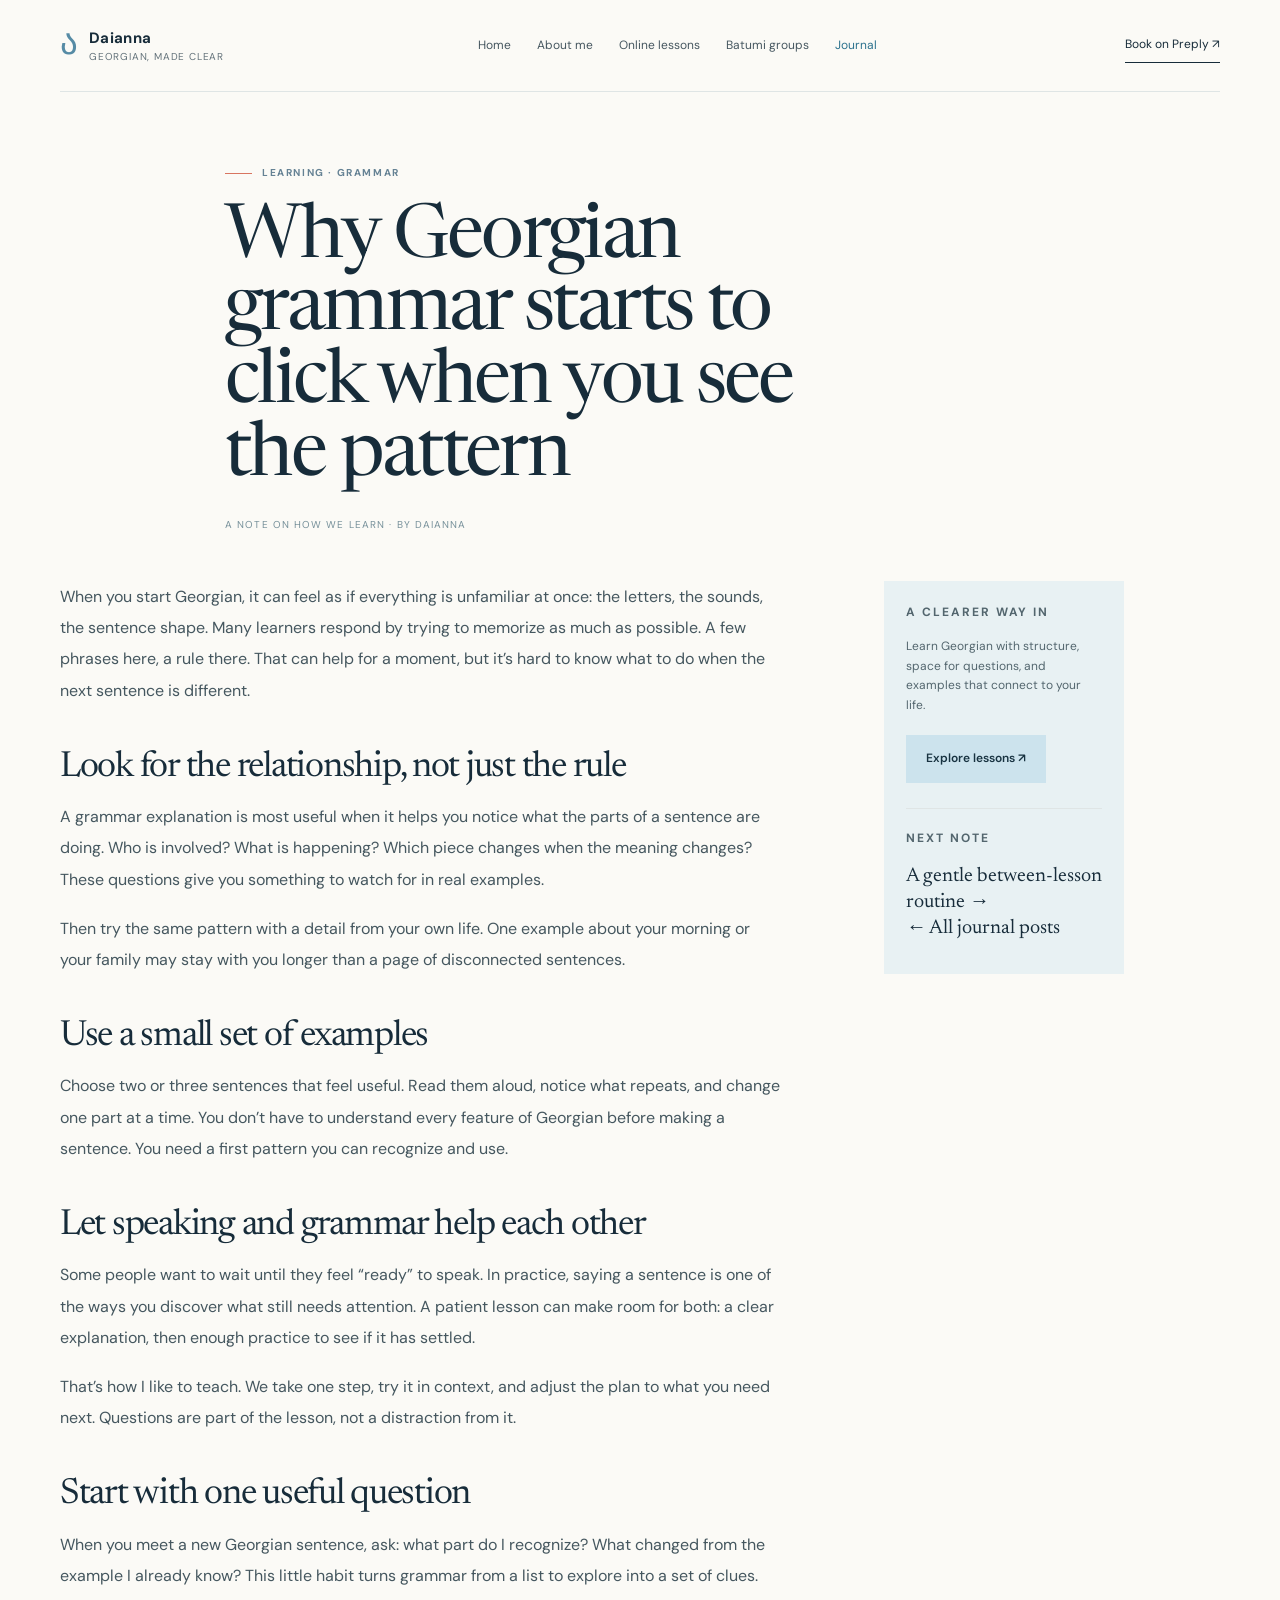
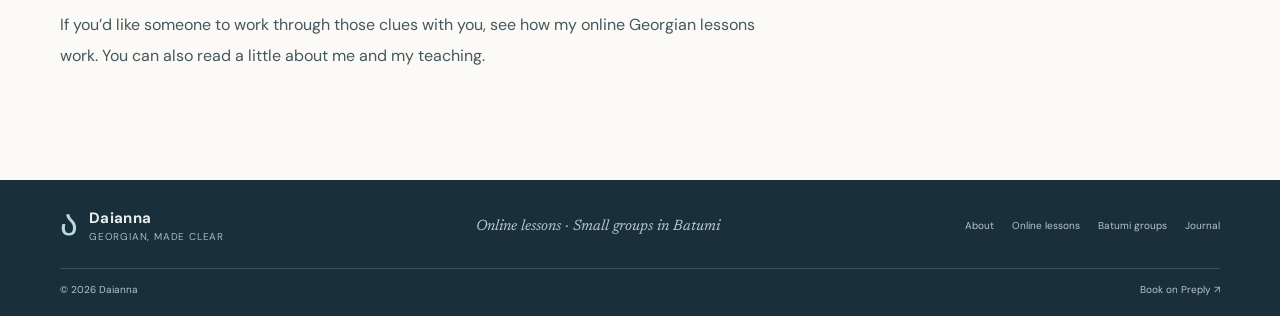
<file: blog-georgian-grammar.html>
<!doctype html><html lang="en"><head><meta charset="utf-8"><meta name="viewport" content="width=device-width,initial-scale=1"><title>Why Georgian Grammar Clicks When You See the Pattern | Daianna</title><meta name="description" content="Georgian grammar feels less overwhelming when you understand sentence patterns and use them in context. A native Georgian teacher shares a more practical way to learn."><meta name="robots" content="index, follow, max-image-preview:large"><link rel="canonical" href="https://daiannagh.github.io/learngeorgian/blog-georgian-grammar.html"><meta property="og:title" content="Why Georgian Grammar Starts to Click When You See the Pattern"><meta property="og:description" content="A calmer, more connected way to approach Georgian grammar."><link rel="preconnect" href="https://fonts.googleapis.com"><link rel="preconnect" href="https://fonts.gstatic.com" crossorigin><link href="https://fonts.googleapis.com/css2?family=DM+Sans:wght@400;500;600;700&family=Newsreader:opsz,wght@6..72,400;6..72,500;6..72,600&display=swap" rel="stylesheet"><link rel="stylesheet" href="styles.css"><script type="application/ld+json">{"@context":"https://schema.org","@type":"Article","headline":"Why Georgian grammar starts to click when you see the pattern","author":{"@type":"Person","name":"Daianna"},"publisher":{"@type":"Person","name":"Daianna"},"mainEntityOfPage":"https://daiannagh.github.io/learngeorgian/blog-georgian-grammar.html","inLanguage":"en"}</script></head><body>
<header class="site-header page-width"><a class="wordmark" href="index.html"><span class="wordmark-ka">ა</span><span class="wordmark-copy"><strong>Daianna</strong><small>Georgian, made clear</small></span></a><nav class="desktop-nav"><a href="index.html">Home</a><a href="about.html">About me</a><a href="online-lessons.html">Online lessons</a><a href="batumi-groups.html">Batumi groups</a><a href="blog.html" aria-current="page">Journal</a></nav><a class="header-link" href="https://preply.com/en/tutor/3005784" target="_blank" rel="noopener">Book on Preply ↗</a><details class="mobile-menu"><summary>Menu ☰</summary><nav><a href="index.html">Home</a><a href="about.html">About me</a><a href="online-lessons.html">Online lessons</a><a href="batumi-groups.html">Batumi groups</a><a href="blog.html">Journal</a></nav></details></header>
<main><header class="article-hero page-width"><p class="eyebrow"><span class="eyebrow-line"></span> LEARNING · GRAMMAR</p><h1>Why Georgian grammar starts to click when you see the pattern</h1><p class="article-meta">A NOTE ON HOW WE LEARN · BY DAIANNA</p></header><div class="article-layout page-width"><article class="article-body"><p>When you start Georgian, it can feel as if everything is unfamiliar at once: the letters, the sounds, the sentence shape. Many learners respond by trying to memorize as much as possible. A few phrases here, a rule there. That can help for a moment, but it’s hard to know what to do when the next sentence is different.</p><h2>Look for the relationship, not just the rule</h2><p>A grammar explanation is most useful when it helps you notice what the parts of a sentence are doing. Who is involved? What is happening? Which piece changes when the meaning changes? These questions give you something to watch for in real examples.</p><p>Then try the same pattern with a detail from your own life. One example about your morning or your family may stay with you longer than a page of disconnected sentences.</p><h2>Use a small set of examples</h2><p>Choose two or three sentences that feel useful. Read them aloud, notice what repeats, and change one part at a time. You don’t have to understand every feature of Georgian before making a sentence. You need a first pattern you can recognize and use.</p><h2>Let speaking and grammar help each other</h2><p>Some people want to wait until they feel “ready” to speak. In practice, saying a sentence is one of the ways you discover what still needs attention. A patient lesson can make room for both: a clear explanation, then enough practice to see if it has settled.</p><p>That’s how I like to teach. We take one step, try it in context, and adjust the plan to what you need next. Questions are part of the lesson, not a distraction from it.</p><h2>Start with one useful question</h2><p>When you meet a new Georgian sentence, ask: what part do I recognize? What changed from the example I already know? This little habit turns grammar from a list to explore into a set of clues.</p><p>If you’d like someone to work through those clues with you, <a href="online-lessons.html">see how my online Georgian lessons work</a>. You can also <a href="about.html">read a little about me and my teaching</a>.</p></article><aside class="article-aside"><p class="eyebrow">A CLEARER WAY IN</p><p>Learn Georgian with structure, space for questions, and examples that connect to your life.</p><a class="button button-blue" href="https://preply.com/en/tutor/3005784" target="_blank" rel="noopener">Explore lessons ↗</a><div class="article-next"><p class="eyebrow">NEXT NOTE</p><a href="blog-practise-georgian.html">A gentle between-lesson routine →</a><p><a href="blog.html">← All journal posts</a></p></div></aside></div></main><footer class="site-footer"><div class="page-width footer-top"><a class="wordmark wordmark-footer" href="index.html"><span class="wordmark-ka">ა</span><span class="wordmark-copy"><strong>Daianna</strong><small>Georgian, made clear</small></span></a><p>Online lessons · Small groups in Batumi</p><nav><a href="about.html">About</a><a href="online-lessons.html">Online lessons</a><a href="batumi-groups.html">Batumi groups</a><a href="blog.html">Journal</a></nav></div><div class="page-width footer-bottom"><span>© 2026 Daianna</span><a href="https://preply.com/en/tutor/3005784">Book on Preply ↗</a></div></footer></body></html>
</file>
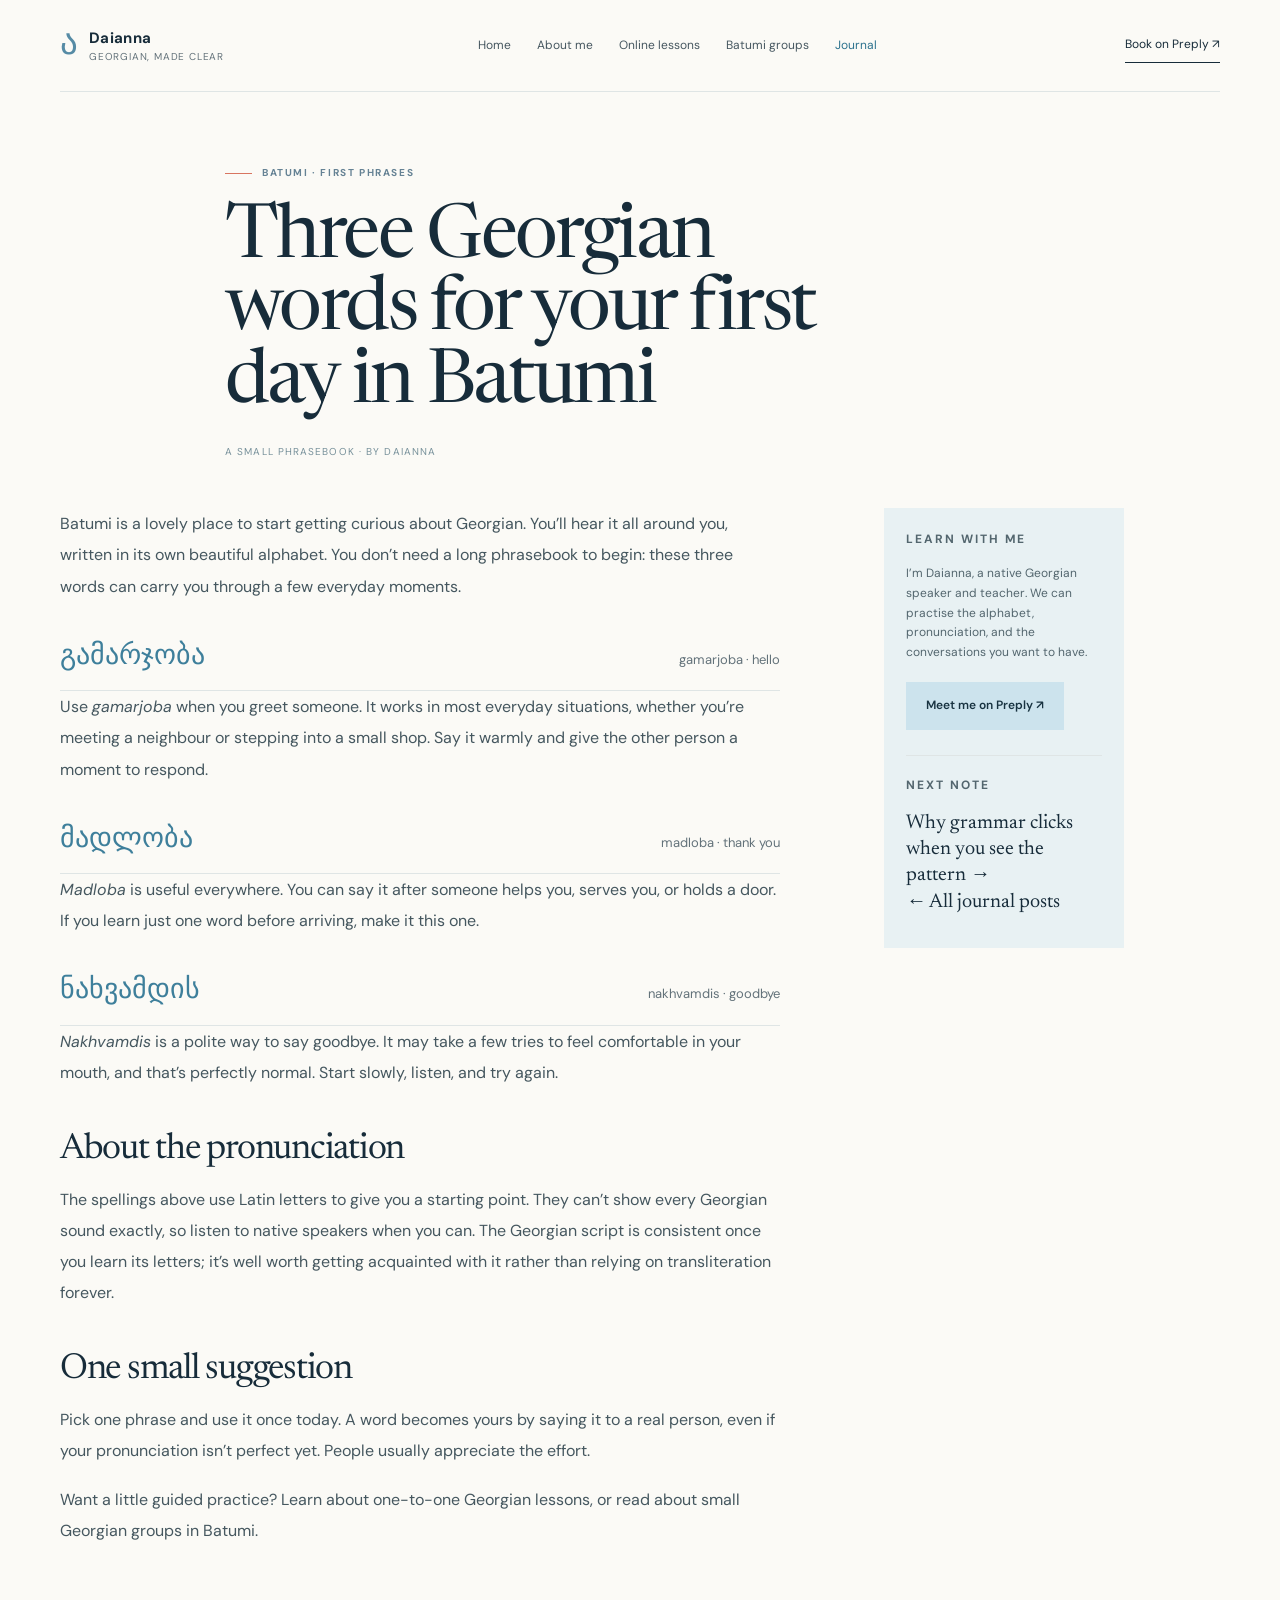
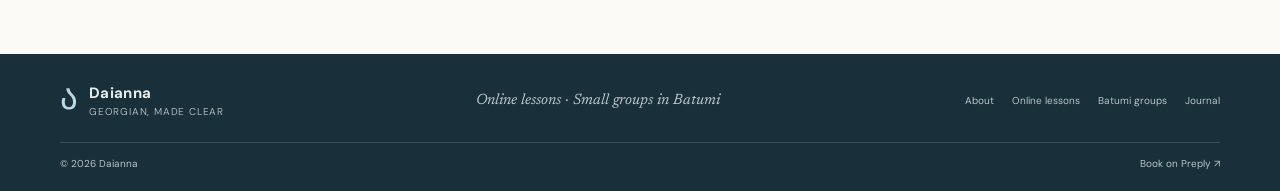
<file: blog-georgian-in-batumi.html>
<!doctype html><html lang="en"><head><meta charset="utf-8"><meta name="viewport" content="width=device-width,initial-scale=1"><title>Three Georgian Words for Your First Day in Batumi | Daianna</title><meta name="description" content="Learn how to say hello, thank you, and goodbye in Georgian. Three useful phrases for your first day in Batumi, with pronunciation and context from a native speaker."><meta name="robots" content="index, follow, max-image-preview:large"><link rel="canonical" href="https://daiannagh.github.io/learngeorgian/blog-georgian-in-batumi.html"><meta property="og:title" content="Three Georgian Words for Your First Day in Batumi"><meta property="og:description" content="A hello, a thank you, and a goodbye worth keeping close."><link rel="preconnect" href="https://fonts.googleapis.com"><link rel="preconnect" href="https://fonts.gstatic.com" crossorigin><link href="https://fonts.googleapis.com/css2?family=DM+Sans:wght@400;500;600;700&family=Newsreader:opsz,wght@6..72,400;6..72,500;6..72,600&display=swap" rel="stylesheet"><link rel="stylesheet" href="styles.css"><script type="application/ld+json">{"@context":"https://schema.org","@type":"Article","headline":"Three Georgian words for your first day in Batumi","author":{"@type":"Person","name":"Daianna"},"publisher":{"@type":"Person","name":"Daianna"},"mainEntityOfPage":"https://daiannagh.github.io/learngeorgian/blog-georgian-in-batumi.html","inLanguage":"en"}</script></head><body>
<header class="site-header page-width"><a class="wordmark" href="index.html"><span class="wordmark-ka">ა</span><span class="wordmark-copy"><strong>Daianna</strong><small>Georgian, made clear</small></span></a><nav class="desktop-nav"><a href="index.html">Home</a><a href="about.html">About me</a><a href="online-lessons.html">Online lessons</a><a href="batumi-groups.html">Batumi groups</a><a href="blog.html" aria-current="page">Journal</a></nav><a class="header-link" href="https://preply.com/en/tutor/3005784" target="_blank" rel="noopener">Book on Preply ↗</a><details class="mobile-menu"><summary>Menu ☰</summary><nav><a href="index.html">Home</a><a href="about.html">About me</a><a href="online-lessons.html">Online lessons</a><a href="batumi-groups.html">Batumi groups</a><a href="blog.html">Journal</a></nav></details></header>
<main><header class="article-hero page-width"><p class="eyebrow"><span class="eyebrow-line"></span> BATUMI · FIRST PHRASES</p><h1>Three Georgian words for your first day in Batumi</h1><p class="article-meta">A SMALL PHRASEBOOK · BY DAIANNA</p></header><div class="article-layout page-width"><article class="article-body"><p>Batumi is a lovely place to start getting curious about Georgian. You’ll hear it all around you, written in its own beautiful alphabet. You don’t need a long phrasebook to begin: these three words can carry you through a few everyday moments.</p><div class="phrase"><strong>გამარჯობა</strong><span>gamarjoba · hello</span></div><p>Use <em>gamarjoba</em> when you greet someone. It works in most everyday situations, whether you’re meeting a neighbour or stepping into a small shop. Say it warmly and give the other person a moment to respond.</p><div class="phrase"><strong>მადლობა</strong><span>madloba · thank you</span></div><p><em>Madloba</em> is useful everywhere. You can say it after someone helps you, serves you, or holds a door. If you learn just one word before arriving, make it this one.</p><div class="phrase"><strong>ნახვამდის</strong><span>nakhvamdis · goodbye</span></div><p><em>Nakhvamdis</em> is a polite way to say goodbye. It may take a few tries to feel comfortable in your mouth, and that’s perfectly normal. Start slowly, listen, and try again.</p><h2>About the pronunciation</h2><p>The spellings above use Latin letters to give you a starting point. They can’t show every Georgian sound exactly, so listen to native speakers when you can. The Georgian script is consistent once you learn its letters; it’s well worth getting acquainted with it rather than relying on transliteration forever.</p><h2>One small suggestion</h2><p>Pick one phrase and use it once today. A word becomes yours by saying it to a real person, even if your pronunciation isn’t perfect yet. People usually appreciate the effort.</p><p>Want a little guided practice? <a href="online-lessons.html">Learn about one-to-one Georgian lessons</a>, or read about <a href="batumi-groups.html">small Georgian groups in Batumi</a>.</p></article><aside class="article-aside"><p class="eyebrow">LEARN WITH ME</p><p>I’m Daianna, a native Georgian speaker and teacher. We can practise the alphabet, pronunciation, and the conversations you want to have.</p><a class="button button-blue" href="https://preply.com/en/tutor/3005784" target="_blank" rel="noopener">Meet me on Preply ↗</a><div class="article-next"><p class="eyebrow">NEXT NOTE</p><a href="blog-georgian-grammar.html">Why grammar clicks when you see the pattern →</a><p><a href="blog.html">← All journal posts</a></p></div></aside></div></main><footer class="site-footer"><div class="page-width footer-top"><a class="wordmark wordmark-footer" href="index.html"><span class="wordmark-ka">ა</span><span class="wordmark-copy"><strong>Daianna</strong><small>Georgian, made clear</small></span></a><p>Online lessons · Small groups in Batumi</p><nav><a href="about.html">About</a><a href="online-lessons.html">Online lessons</a><a href="batumi-groups.html">Batumi groups</a><a href="blog.html">Journal</a></nav></div><div class="page-width footer-bottom"><span>© 2026 Daianna</span><a href="https://preply.com/en/tutor/3005784">Book on Preply ↗</a></div></footer></body></html>
</file>
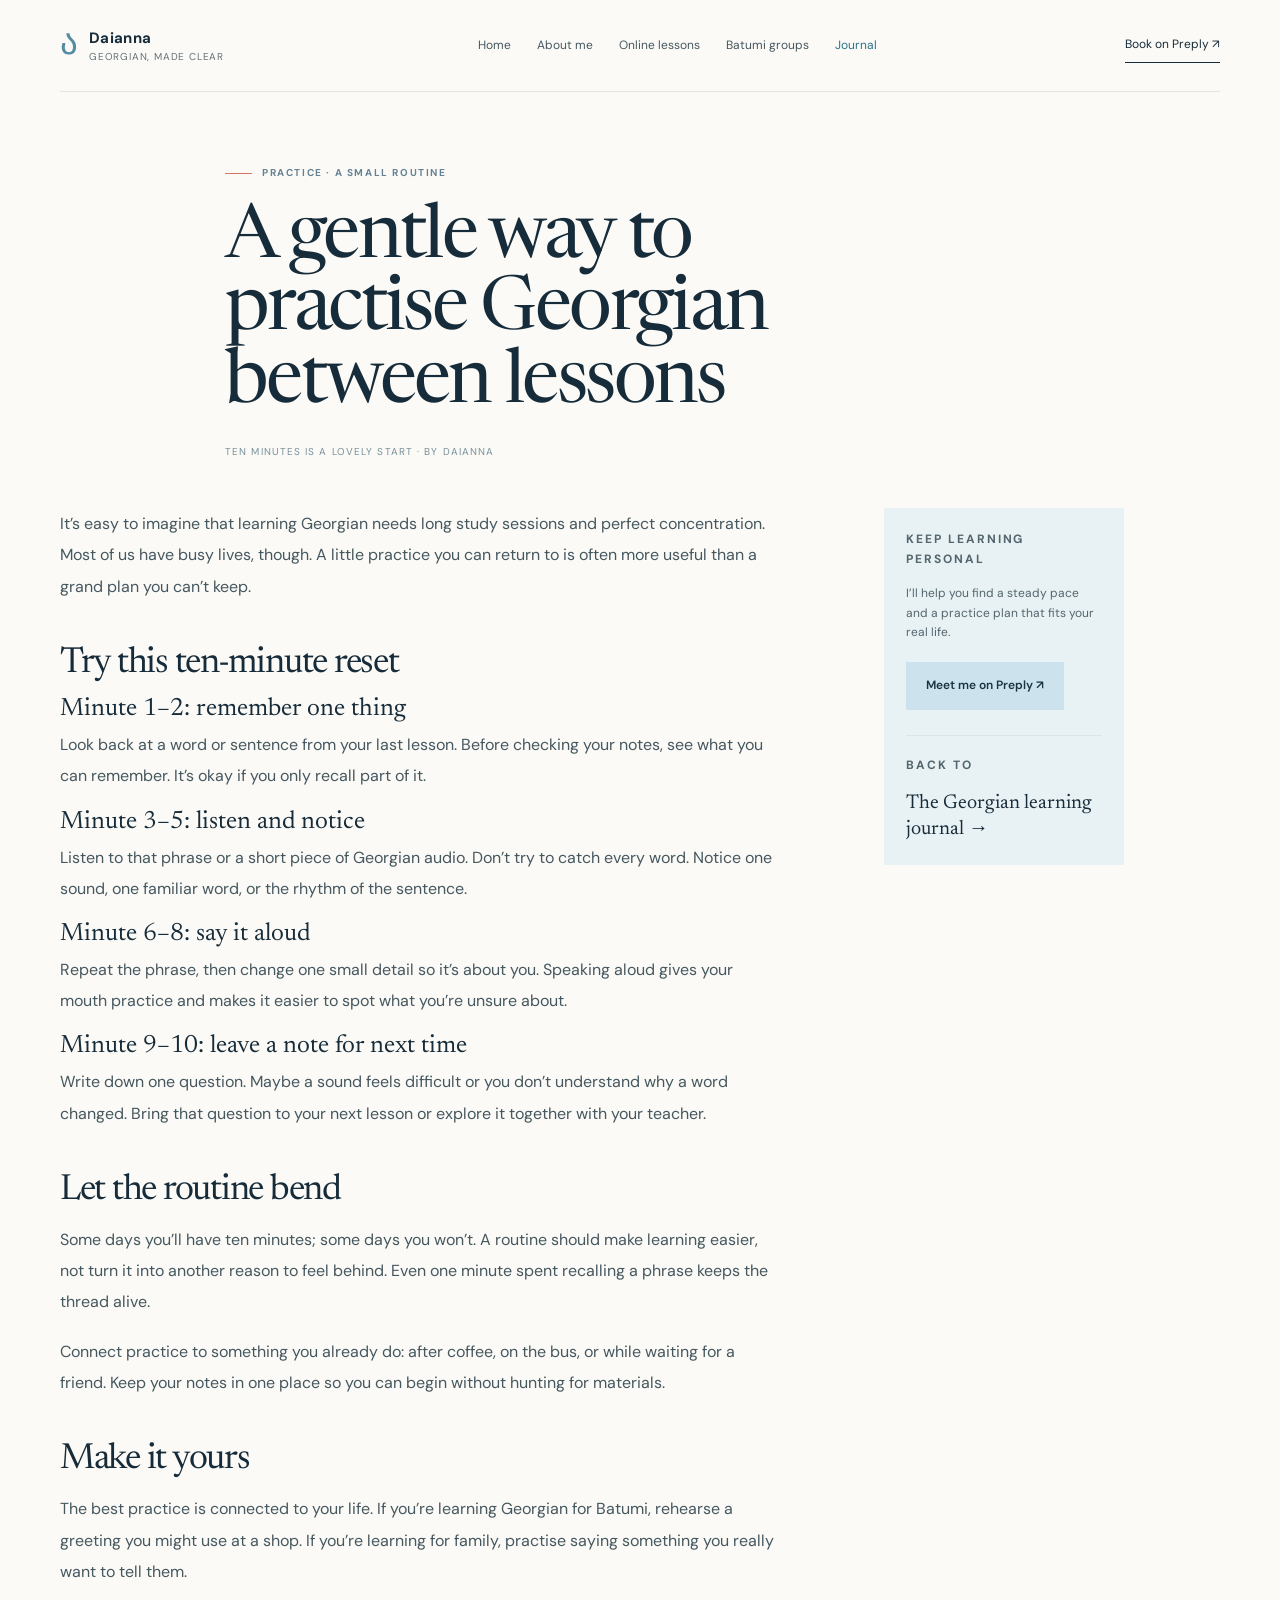
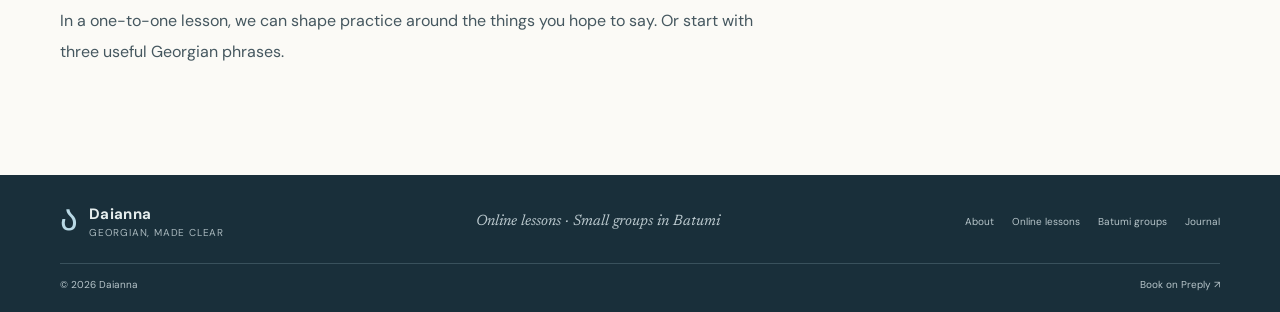
<file: blog-practise-georgian.html>
<!doctype html><html lang="en"><head><meta charset="utf-8"><meta name="viewport" content="width=device-width,initial-scale=1"><title>A Gentle Way to Practise Georgian Between Lessons | Daianna</title><meta name="description" content="A realistic 10-minute Georgian practice routine for busy learners. Review one phrase, listen, speak aloud, and make steady progress between lessons."><meta name="robots" content="index, follow, max-image-preview:large"><link rel="canonical" href="https://daiannagh.github.io/learngeorgian/blog-practise-georgian.html"><meta property="og:title" content="A Gentle Way to Practise Georgian Between Lessons"><meta property="og:description" content="Ten minutes, one small focus, and a routine that fits a real week."><link rel="preconnect" href="https://fonts.googleapis.com"><link rel="preconnect" href="https://fonts.gstatic.com" crossorigin><link href="https://fonts.googleapis.com/css2?family=DM+Sans:wght@400;500;600;700&family=Newsreader:opsz,wght@6..72,400;6..72,500;6..72,600&display=swap" rel="stylesheet"><link rel="stylesheet" href="styles.css"><script type="application/ld+json">{"@context":"https://schema.org","@type":"Article","headline":"A gentle way to practise Georgian between lessons","author":{"@type":"Person","name":"Daianna"},"publisher":{"@type":"Person","name":"Daianna"},"mainEntityOfPage":"https://daiannagh.github.io/learngeorgian/blog-practise-georgian.html","inLanguage":"en"}</script></head><body>
<header class="site-header page-width"><a class="wordmark" href="index.html"><span class="wordmark-ka">ა</span><span class="wordmark-copy"><strong>Daianna</strong><small>Georgian, made clear</small></span></a><nav class="desktop-nav"><a href="index.html">Home</a><a href="about.html">About me</a><a href="online-lessons.html">Online lessons</a><a href="batumi-groups.html">Batumi groups</a><a href="blog.html" aria-current="page">Journal</a></nav><a class="header-link" href="https://preply.com/en/tutor/3005784" target="_blank" rel="noopener">Book on Preply ↗</a><details class="mobile-menu"><summary>Menu ☰</summary><nav><a href="index.html">Home</a><a href="about.html">About me</a><a href="online-lessons.html">Online lessons</a><a href="batumi-groups.html">Batumi groups</a><a href="blog.html">Journal</a></nav></details></header>
<main><header class="article-hero page-width"><p class="eyebrow"><span class="eyebrow-line"></span> PRACTICE · A SMALL ROUTINE</p><h1>A gentle way to practise Georgian between lessons</h1><p class="article-meta">TEN MINUTES IS A LOVELY START · BY DAIANNA</p></header><div class="article-layout page-width"><article class="article-body"><p>It’s easy to imagine that learning Georgian needs long study sessions and perfect concentration. Most of us have busy lives, though. A little practice you can return to is often more useful than a grand plan you can’t keep.</p><h2>Try this ten-minute reset</h2><h3>Minute 1–2: remember one thing</h3><p>Look back at a word or sentence from your last lesson. Before checking your notes, see what you can remember. It’s okay if you only recall part of it.</p><h3>Minute 3–5: listen and notice</h3><p>Listen to that phrase or a short piece of Georgian audio. Don’t try to catch every word. Notice one sound, one familiar word, or the rhythm of the sentence.</p><h3>Minute 6–8: say it aloud</h3><p>Repeat the phrase, then change one small detail so it’s about you. Speaking aloud gives your mouth practice and makes it easier to spot what you’re unsure about.</p><h3>Minute 9–10: leave a note for next time</h3><p>Write down one question. Maybe a sound feels difficult or you don’t understand why a word changed. Bring that question to your next lesson or explore it together with your teacher.</p><h2>Let the routine bend</h2><p>Some days you’ll have ten minutes; some days you won’t. A routine should make learning easier, not turn it into another reason to feel behind. Even one minute spent recalling a phrase keeps the thread alive.</p><p>Connect practice to something you already do: after coffee, on the bus, or while waiting for a friend. Keep your notes in one place so you can begin without hunting for materials.</p><h2>Make it yours</h2><p>The best practice is connected to your life. If you’re learning Georgian for Batumi, rehearse a greeting you might use at a shop. If you’re learning for family, practise saying something you really want to tell them.</p><p>In <a href="online-lessons.html">a one-to-one lesson</a>, we can shape practice around the things you hope to say. Or <a href="blog-georgian-in-batumi.html">start with three useful Georgian phrases</a>.</p></article><aside class="article-aside"><p class="eyebrow">KEEP LEARNING PERSONAL</p><p>I’ll help you find a steady pace and a practice plan that fits your real life.</p><a class="button button-blue" href="https://preply.com/en/tutor/3005784" target="_blank" rel="noopener">Meet me on Preply ↗</a><div class="article-next"><p class="eyebrow">BACK TO</p><a href="blog.html">The Georgian learning journal →</a></div></aside></div></main><footer class="site-footer"><div class="page-width footer-top"><a class="wordmark wordmark-footer" href="index.html"><span class="wordmark-ka">ა</span><span class="wordmark-copy"><strong>Daianna</strong><small>Georgian, made clear</small></span></a><p>Online lessons · Small groups in Batumi</p><nav><a href="about.html">About</a><a href="online-lessons.html">Online lessons</a><a href="batumi-groups.html">Batumi groups</a><a href="blog.html">Journal</a></nav></div><div class="page-width footer-bottom"><span>© 2026 Daianna</span><a href="https://preply.com/en/tutor/3005784">Book on Preply ↗</a></div></footer></body></html>
</file>
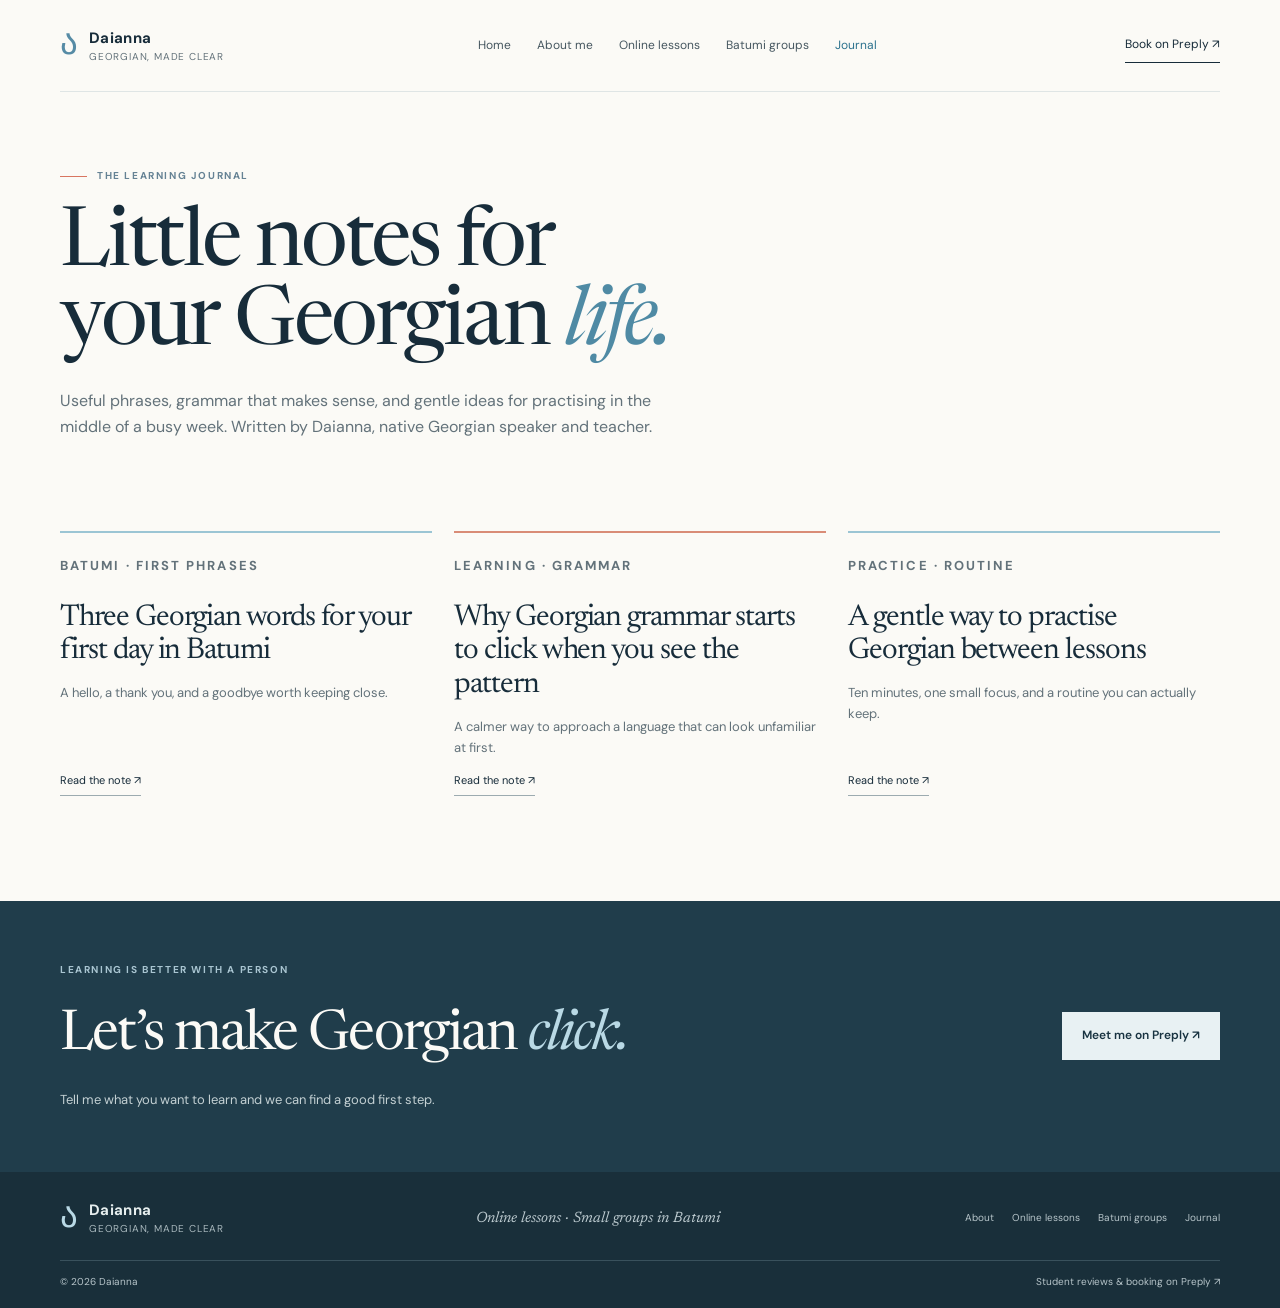
<file: blog.html>
<!doctype html><html lang="en"><head><meta charset="utf-8"><meta name="viewport" content="width=device-width,initial-scale=1"><title>Georgian Learning Journal | Learn Georgian with Daianna</title><meta name="description" content="Practical Georgian language notes from Daianna: useful phrases for Batumi, grammar patterns, and gentle ways to practise between lessons."><meta name="robots" content="index, follow, max-image-preview:large"><link rel="canonical" href="https://daiannagh.github.io/learngeorgian/blog.html"><meta property="og:title" content="The Georgian Learning Journal | Daianna"><meta property="og:description" content="Small, useful notes to help Georgian make more sense."><meta property="og:url" content="https://daiannagh.github.io/learngeorgian/blog.html"><link rel="preconnect" href="https://fonts.googleapis.com"><link rel="preconnect" href="https://fonts.gstatic.com" crossorigin><link href="https://fonts.googleapis.com/css2?family=DM+Sans:wght@400;500;600;700&family=Newsreader:opsz,wght@6..72,400;6..72,500;6..72,600&display=swap" rel="stylesheet"><link rel="stylesheet" href="styles.css"></head><body>
<header class="site-header page-width"><a class="wordmark" href="index.html"><span class="wordmark-ka">ა</span><span class="wordmark-copy"><strong>Daianna</strong><small>Georgian, made clear</small></span></a><nav class="desktop-nav"><a href="index.html">Home</a><a href="about.html">About me</a><a href="online-lessons.html">Online lessons</a><a href="batumi-groups.html">Batumi groups</a><a href="blog.html" aria-current="page">Journal</a></nav><a class="header-link" href="https://preply.com/en/tutor/3005784" target="_blank" rel="noopener">Book on Preply ↗</a><details class="mobile-menu"><summary>Menu ☰</summary><nav><a href="index.html">Home</a><a href="about.html">About me</a><a href="online-lessons.html">Online lessons</a><a href="batumi-groups.html">Batumi groups</a><a href="blog.html">Journal</a><a href="https://preply.com/en/tutor/3005784">Book on Preply ↗</a></nav></details></header>
<main><section class="journal-hero page-width"><p class="eyebrow"><span class="eyebrow-line"></span> THE LEARNING JOURNAL</p><h1>Little notes for<br>your Georgian <em>life.</em></h1><p>Useful phrases, grammar that makes sense, and gentle ideas for practising in the middle of a busy week. Written by Daianna, native Georgian speaker and teacher.</p></section><section class="journal-cards page-width"><article class="journal-card"><p class="eyebrow">BATUMI · FIRST PHRASES</p><h2>Three Georgian words for your first day in Batumi</h2><p>A hello, a thank you, and a goodbye worth keeping close.</p><a href="blog-georgian-in-batumi.html">Read the note ↗</a></article><article class="journal-card"><p class="eyebrow">LEARNING · GRAMMAR</p><h2>Why Georgian grammar starts to click when you see the pattern</h2><p>A calmer way to approach a language that can look unfamiliar at first.</p><a href="blog-georgian-grammar.html">Read the note ↗</a></article><article class="journal-card"><p class="eyebrow">PRACTICE · ROUTINE</p><h2>A gentle way to practise Georgian between lessons</h2><p>Ten minutes, one small focus, and a routine you can actually keep.</p><a href="blog-practise-georgian.html">Read the note ↗</a></article></section><section class="closing-cta"><div class="page-width closing-inner"><div><p class="eyebrow">LEARNING IS BETTER WITH A PERSON</p><h2>Let’s make Georgian <em>click.</em></h2><p>Tell me what you want to learn and we can find a good first step.</p></div><a class="button button-paper" href="https://preply.com/en/tutor/3005784" target="_blank" rel="noopener">Meet me on Preply ↗</a></div></section></main>
<footer class="site-footer"><div class="page-width footer-top"><a class="wordmark wordmark-footer" href="index.html"><span class="wordmark-ka">ა</span><span class="wordmark-copy"><strong>Daianna</strong><small>Georgian, made clear</small></span></a><p>Online lessons · Small groups in Batumi</p><nav><a href="about.html">About</a><a href="online-lessons.html">Online lessons</a><a href="batumi-groups.html">Batumi groups</a><a href="blog.html">Journal</a></nav></div><div class="page-width footer-bottom"><span>© 2026 Daianna</span><a href="https://preply.com/en/tutor/3005784">Student reviews & booking on Preply ↗</a></div></footer></body></html>
</file>
<file: styles.css>
:root{--ink:#172c3a;--muted:#63727a;--blue:#dcecf3;--blue-strong:#9fc8db;--paper:#fbfaf6;--white:#fff;--line:#dfe5e5;--coral:#d87560;--serif:'Newsreader',Georgia,serif;--sans:'DM Sans',Arial,sans-serif}*{box-sizing:border-box}html{scroll-behavior:smooth}body{margin:0;background:var(--paper);color:var(--ink);font-family:var(--sans);font-size:16px;line-height:1.65}a{color:inherit;text-decoration:none}a:hover{color:#426f85}.page-width{width:min(1160px,calc(100% - 56px));margin-inline:auto}.site-header{height:92px;display:flex;align-items:center;justify-content:space-between;border-bottom:1px solid var(--line);gap:24px}.wordmark{display:flex;align-items:center;gap:11px;min-width:170px}.wordmark-ka{font-family:var(--serif);font-size:35px;color:#568ba5;line-height:1}.wordmark-copy{display:grid;line-height:1.2}.wordmark-copy strong{font-size:15px;letter-spacing:.02em}.wordmark-copy small{font-size:10px;color:var(--muted);margin-top:4px;letter-spacing:.08em;text-transform:uppercase}.desktop-nav{display:flex;align-items:center;gap:26px}.desktop-nav a{font-size:12px;color:#465760}.desktop-nav a[aria-current=page]{color:#2b718d}.header-link{border-bottom:1px solid var(--ink);font-size:12px;padding:7px 0;white-space:nowrap}.header-link span,.button span,.text-link span{margin-left:7px}.mobile-menu{display:none}.home-hero{display:grid;grid-template-columns:1.13fr .87fr;align-items:center;gap:80px;padding-block:78px 75px}.eyebrow{font-size:10px;font-weight:700;letter-spacing:.16em;color:#658294;margin:0 0 22px;display:flex;align-items:center;gap:10px}.eyebrow-line{display:block;width:27px;height:1px;background:var(--coral)}h1,h2,h3,p{margin-top:0}h1,h2{font-family:var(--serif);font-weight:400;letter-spacing:-.035em}h1{font-size:clamp(54px,7.2vw,88px);line-height:.97;margin-bottom:22px;max-width:650px}h1 em,h2 em{font-weight:400;color:#4f8aa4} .hero-lede{font-size:17px;line-height:1.8;color:#52636d;max-width:530px}.hero-actions{display:flex;align-items:center;gap:24px;margin-top:31px}.button{display:inline-flex;align-items:center;justify-content:center;padding:14px 20px;font-size:12px;font-weight:600;transition:transform .2s,background .2s}.button:hover{transform:translateY(-2px)}.button-blue{background:#cce3ed;color:#183341}.button-blue:hover{background:#b9d8e5;color:#183341}.quiet-link,.text-link{font-size:12px;border-bottom:1px solid #9caeb5;padding-bottom:5px}.hero-footnote{display:flex;align-items:center;gap:13px;margin-top:54px;color:var(--muted);font-size:11px}.handwritten{font-family:var(--serif);font-size:23px;color:#4f8aa4}.hero-portrait{margin:0;position:relative;max-width:430px;justify-self:end}.hero-portrait:before{content:'';position:absolute;inset:18px -18px -18px 18px;background:#dcecf3;z-index:0}.hero-portrait img{position:relative;z-index:1;display:block;width:100%;aspect-ratio:4/4.6;object-fit:cover;object-position:center 30%;filter:saturate(.78)}.hero-portrait figcaption{position:relative;z-index:1;background:var(--white);display:flex;justify-content:space-between;padding:13px 16px;font-size:10px;color:var(--muted)}.portrait-note{position:absolute;z-index:2;top:30px;left:-50px;background:#f7e4dc;color:#9a5d4d;border-radius:50%;width:76px;height:76px;display:grid;place-items:center;font-family:var(--serif);font-style:italic;font-size:14px;transform:rotate(-9deg)}.credibility{border-block:1px solid var(--line);display:flex;align-items:center;justify-content:center;gap:36px;padding:20px 10px;font-size:11px;color:#64727a}.credibility i{height:4px;width:4px;background:var(--coral);border-radius:50%}.approach{display:grid;grid-template-columns:.9fr 1fr;column-gap:12%;row-gap:35px;padding-block:108px}.section-intro h2,.ways-heading h2,.journal-heading h2{font-size:clamp(43px,5.4vw,65px);line-height:1.02;margin:0}.approach-copy{align-self:end;color:#5e6b70;line-height:1.9;max-width:460px}.approach-copy .text-link{display:inline-block;margin-top:12px;color:var(--ink)}.approach-list{grid-column:2;border-top:1px solid var(--line)}.approach-list article{display:flex;gap:20px;padding:22px 0;border-bottom:1px solid var(--line)}.list-mark{font-family:var(--serif);font-size:26px;color:#6796aa;min-width:28px}.approach-list h3{font-family:var(--serif);font-size:23px;font-weight:400;margin:0 0 3px}.approach-list p{font-size:12px;color:var(--muted);margin:0}.ways-section{background:#e8f1f3;padding:83px 0}.ways-inner{display:grid;grid-template-columns:1fr 1fr;gap:38px 26px}.ways-heading{grid-column:1/-1;display:flex;align-items:end;justify-content:space-between;margin-bottom:12px}.ways-heading h2{font-size:52px}.way-card{background:var(--paper);padding:30px 31px 32px;position:relative;overflow:hidden;min-height:300px}.way-batumi{background:#f7eee8}.way-number{font-size:11px;color:#5a8193;letter-spacing:.05em}.way-number span{margin-left:12px;font-size:9px;letter-spacing:.14em}.way-card h3{font-family:var(--serif);font-weight:400;font-size:31px;line-height:1.14;max-width:340px;margin:34px 0 13px}.way-card p{font-size:13px;color:#627077;max-width:390px}.way-link{display:inline-block;border-bottom:1px solid #9eafb4;padding-bottom:5px;margin-top:10px;font-size:11px}.way-doodle{position:absolute;right:22px;bottom:-40px;color:#d4e4e9;font:130px var(--serif);pointer-events:none}.way-batumi .way-doodle{color:#f0ded4}.about-preview{display:grid;grid-template-columns:.8fr 1fr;align-items:center;gap:13%;padding-block:105px}.about-photo{margin:0;position:relative}.about-photo img{width:100%;max-width:360px;display:block;filter:saturate(.76)}.about-photo figcaption{font:italic 15px var(--serif);color:#65777d;margin-top:12px}.about-preview-copy h2{font-size:clamp(40px,5vw,57px);line-height:1.08;margin-bottom:21px}.about-preview-copy>p:not(.eyebrow){color:#5d6d73;line-height:1.85}.journal-preview{padding:0 0 100px}.journal-heading{display:flex;align-items:end;justify-content:space-between;margin-bottom:36px}.journal-heading .text-link{margin-bottom:7px}.journal-list{border-top:1px solid var(--line)}.journal-list>a{display:grid;grid-template-columns:52px 1fr 30px;align-items:center;gap:14px;padding:20px 6px;border-bottom:1px solid var(--line)}.journal-list>a>span:first-child{font-size:10px;color:#7893a0}.journal-list h3{font:400 22px var(--serif);margin:0}.journal-arrow{color:var(--coral);text-align:right}.closing-cta{background:#203d4b;color:var(--paper);padding:61px 0}.closing-inner{display:flex;align-items:center;justify-content:space-between;gap:30px}.closing-inner .eyebrow{color:#a9c5d1;margin-bottom:12px}.closing-inner h2{font-size:clamp(40px,5vw,56px);margin:0 0 7px}.closing-inner h2 em{color:#b9d9e5}.closing-inner p:not(.eyebrow){color:#c3d0d3;font-size:13px;margin:0}.button-paper{background:#e8f1f3;color:#183341;white-space:nowrap}.site-footer{background:#192f3a;color:#e6eeee;padding:29px 0 18px}.footer-top{display:flex;align-items:center;justify-content:space-between;gap:20px;padding-bottom:24px}.wordmark-footer .wordmark-ka{color:#b9d9e5}.wordmark-footer .wordmark-copy small{color:#a9b8bd}.footer-top>p{font:italic 15px var(--serif);color:#bdcbd0;margin:0}.footer-top nav{display:flex;gap:18px}.footer-top nav a,.footer-bottom{font-size:10px;color:#b7c5ca}.footer-bottom{border-top:1px solid #39515c;padding-top:13px;display:flex;justify-content:space-between}.interior-hero{padding:74px 0 65px}.interior-grid{display:grid;grid-template-columns:1.15fr .85fr;align-items:center;gap:13%}.interior-grid h1{font-size:clamp(49px,6.2vw,72px)}.interior-lede{color:#5a6a71;font-size:16px;line-height:1.85;max-width:530px;margin-bottom:26px}.interior-photo{margin:0;max-width:340px;justify-self:end}.interior-photo img{display:block;width:100%;filter:saturate(.78)}.interior-photo figcaption{font:italic 14px var(--serif);color:var(--muted);margin-top:10px}.story{display:grid;grid-template-columns:.55fr 1fr;gap:10%;padding:53px 0 95px;border-top:1px solid var(--line)}.story-label{display:flex;justify-content:space-between;color:#6c8793;font-size:10px;letter-spacing:.13em}.story-label span+span{letter-spacing:0}.story-copy h2,.teaching-inner h2{font-size:51px;line-height:1.04}.story-copy p,.teaching-columns p{color:#596970;line-height:1.9}.teaching-note{background:#e8f1f3;padding:75px 0}.teaching-inner h2{margin-bottom:25px}.teaching-columns{display:grid;grid-template-columns:1fr 1fr;gap:8%;max-width:800px}.language-note{padding:66px 0 88px}.language-list{display:grid;grid-template-columns:repeat(4,1fr);border-top:1px solid var(--line)}.language-list p{padding:17px 10px 0 0;display:grid}.language-list strong{font:400 21px var(--serif)}.language-list span{font-size:11px;color:var(--muted)}.service-hero{padding:75px 0 55px}.service-hero h1{max-width:850px}.service-hero .interior-lede{max-width:700px}.service-grid{display:grid;grid-template-columns:1fr .75fr;gap:11%;padding:48px 0 90px;border-top:1px solid var(--line)}.service-main h2,.service-aside h2{font-size:37px;line-height:1.1}.service-main>p{color:#596970;line-height:1.9}.step-list{border-top:1px solid var(--line);margin-top:30px}.step-list article{display:grid;grid-template-columns:42px 1fr;gap:14px;padding:20px 0;border-bottom:1px solid var(--line)}.step-list article>span{font:22px var(--serif);color:#6a9bb0}.step-list h3{font:400 22px var(--serif);margin:0}.step-list p{font-size:12px;color:var(--muted);margin:4px 0 0}.service-aside{background:#e8f1f3;padding:28px;height:max-content}.service-aside h2{font-size:30px}.service-aside p{font-size:13px;color:#53666e}.service-aside .button{margin-top:8px}.faq{padding:0 0 88px}.faq h2{font-size:43px}.faq-list{border-top:1px solid var(--line)}.faq-list details{border-bottom:1px solid var(--line);padding:18px 0}.faq-list summary{font:22px var(--serif);cursor:pointer}.faq-list p{color:var(--muted);font-size:13px;max-width:760px;margin:12px 0 0}.journal-hero{padding:76px 0 55px}.journal-hero h1{font-size:clamp(53px,7vw,82px)}.journal-hero p:not(.eyebrow){color:var(--muted);max-width:600px}.journal-cards{display:grid;grid-template-columns:repeat(3,1fr);gap:22px;padding:20px 0 105px}.journal-card{border-top:2px solid #9bc5d4;padding:22px 8px 0 0;display:flex;flex-direction:column;min-height:255px}.journal-card:nth-child(3n+2){border-color:#d98c77}.journal-card .eyebrow{margin-bottom:25px}.journal-card h2{font-size:30px;line-height:1.12;margin-bottom:13px}.journal-card p{font-size:13px;color:var(--muted)}.journal-card a{font-size:11px;border-bottom:1px solid #9cabb0;padding-bottom:5px;align-self:flex-start;margin-top:auto}.article-hero{padding:73px 0 38px;max-width:830px}.article-hero h1{font-size:clamp(48px,6.5vw,75px)}.article-meta{color:#76909a;font-size:10px;letter-spacing:.11em}.article-layout{display:grid;grid-template-columns:minmax(0,720px) 240px;gap:9%;padding-bottom:90px}.article-body{font-size:16px;line-height:1.95;color:#45575f}.article-body h2{font-size:36px;line-height:1.15;color:var(--ink);margin:42px 0 12px}.article-body h3{font:25px var(--serif);font-weight:400;color:var(--ink);margin-bottom:7px}.article-body p{margin-bottom:18px}.article-body .phrase{display:grid;grid-template-columns:1fr auto;align-items:baseline;padding:18px 0;border-bottom:1px solid var(--line)}.phrase strong{font:28px var(--serif);color:#3e7f9b}.phrase span{font-size:13px;color:var(--muted)}.article-aside{background:#e8f1f3;padding:22px;height:max-content;position:sticky;top:24px}.article-aside p{font-size:12px;color:#53666e}.article-aside .eyebrow{margin-bottom:14px}.article-aside .button{margin-top:7px}.article-next{border-top:1px solid var(--line);padding-top:20px;margin-top:25px}.article-next a{font:20px var(--serif);color:var(--ink)}.skip-link{position:absolute;top:-50px;left:12px;background:white;padding:10px;z-index:99}.skip-link:focus{top:10px}a:focus-visible,summary:focus-visible{outline:2px solid #447f99;outline-offset:4px}@media(max-width:940px){.desktop-nav{gap:14px}.desktop-nav a{font-size:11px}.home-hero{gap:48px}.approach{column-gap:7%}.interior-grid{gap:8%}.journal-cards{grid-template-columns:repeat(2,1fr)}}@media(max-width:720px){.page-width{width:min(100% - 36px,540px)}.site-header{height:74px}.desktop-nav,.header-link{display:none}.mobile-menu{display:block;position:relative;font-size:12px}.mobile-menu summary{list-style:none;cursor:pointer;padding:10px 0}.mobile-menu summary::-webkit-details-marker{display:none}.mobile-menu summary span{margin-left:8px}.mobile-menu nav{position:absolute;right:0;top:40px;background:var(--paper);border:1px solid var(--line);box-shadow:0 12px 30px #213a4618;padding:12px 18px;min-width:190px;z-index:5;display:grid}.mobile-menu nav a{padding:9px 0;border-bottom:1px solid var(--line);font-size:12px}.home-hero{grid-template-columns:1fr;gap:50px;padding-block:55px}.hero-copy{order:0}.hero-portrait{order:1;width:78%;justify-self:center;margin:0 13px 15px 0}.hero-portrait img{aspect-ratio:1/1.08}.portrait-note{left:-23px;width:65px;height:65px;font-size:12px}.hero-actions{align-items:flex-start;flex-direction:column;gap:14px}.hero-footnote{margin-top:30px}.credibility{gap:11px;justify-content:space-around;font-size:9px;text-align:center}.credibility i{flex:none}.approach{grid-template-columns:1fr;padding-block:72px;gap:25px}.section-intro h2,.ways-heading h2,.journal-heading h2{font-size:46px}.approach-list{grid-column:1}.ways-section{padding:62px 0}.ways-inner{grid-template-columns:1fr;gap:17px}.ways-heading{grid-column:1;display:block}.ways-heading h2{margin-bottom:14px}.way-card{min-height:275px;padding:24px}.way-card h3{font-size:29px;margin-top:27px}.about-preview{grid-template-columns:1fr;gap:34px;padding-block:70px}.about-photo{max-width:320px}.about-preview-copy h2{font-size:43px}.journal-preview{padding-bottom:70px}.journal-heading{align-items:flex-start;gap:20px;flex-direction:column}.journal-list>a{grid-template-columns:30px 1fr 20px;gap:8px}.journal-list h3{font-size:19px}.closing-inner{align-items:flex-start;flex-direction:column}.closing-cta{padding:47px 0}.footer-top{align-items:flex-start;flex-wrap:wrap}.footer-top>p{width:100%;order:3}.footer-top nav{width:100%;flex-wrap:wrap;gap:12px 18px}.footer-bottom{gap:12px;align-items:flex-start;flex-direction:column}.interior-hero{padding:52px 0 42px}.interior-grid{grid-template-columns:1fr;gap:35px}.interior-grid h1{font-size:53px}.interior-photo{justify-self:start;width:70%}.story{grid-template-columns:1fr;gap:26px;padding:35px 0 60px}.story-copy h2,.teaching-inner h2{font-size:43px}.teaching-note{padding:57px 0}.teaching-columns{grid-template-columns:1fr;gap:0}.language-list{grid-template-columns:repeat(2,1fr)}.language-note{padding:53px 0 65px}.service-hero{padding:52px 0 38px}.service-hero h1{font-size:51px}.service-grid{grid-template-columns:1fr;gap:30px;padding:35px 0 60px}.service-main h2{font-size:33px}.faq{padding-bottom:60px}.faq h2{font-size:37px}.journal-hero{padding:53px 0 35px}.journal-cards{grid-template-columns:1fr;padding-bottom:67px;gap:34px}.journal-card{min-height:220px}.article-hero{padding:53px 0 25px}.article-hero h1{font-size:49px}.article-layout{grid-template-columns:1fr;gap:30px;padding-bottom:60px}.article-body{font-size:15px}.article-body h2{font-size:31px}.article-aside{position:static;order:-1}.article-body .phrase{grid-template-columns:1fr;gap:2px}}
.under-button{font-size:10px;color:var(--muted);margin-top:12px}.lesson-outcomes{background:#e8f1f3;padding:70px 0}.outcomes-inner h2,.process-heading h2,.faq-inner h2{font:400 47px/1.05 var(--serif)}.outcome-list{display:grid;grid-template-columns:repeat(3,1fr);gap:25px;margin-top:32px}.outcome-list article{border-top:1px solid #b9cdd3;padding-top:15px;display:flex;gap:13px}.outcome-list article>span{font:20px var(--serif);color:#5d8ca0}.outcome-list h3{font:400 21px var(--serif);margin:0 0 6px}.outcome-list p{font-size:12px;color:#596b72;margin:0}.lesson-process{display:grid;grid-template-columns:1fr 1fr;gap:12%;padding-block:85px}.process-copy{color:#596970;line-height:1.9}.process-copy .text-link{display:inline-block;margin-top:8px}.faq-section{background:#f0ece4;padding:65px 0}.faq-inner{display:grid;grid-template-columns:.7fr 1fr;gap:10%}.faq-inner h2{margin:0}.faq-list details{border-bottom:1px solid #d9d5ce;padding:15px 0}.faq-list details:first-child{border-top:1px solid #d9d5ce}.faq-list summary{list-style:none;display:flex;justify-content:space-between;cursor:pointer;font:20px var(--serif)}.faq-list summary::-webkit-details-marker{display:none}.faq-list p{font-size:12px;color:#596970;padding-top:10px;margin:0}.group-feature{background:#e8f1f3;min-height:290px;display:flex;flex-direction:column;align-items:center;justify-content:center;padding:24px;position:relative}.group-feature-number{font:120px/.9 var(--serif);color:#477f97}.group-feature-label{font-size:10px;letter-spacing:.16em;color:#577888}.group-feature p{font:italic 15px var(--serif);margin:12px 0 0;color:#52666e}.group-feature-ka{position:absolute;right:15px;bottom:0;font:60px var(--serif);color:#cee0e6}.group-details{padding:55px 0 80px;border-top:1px solid var(--line)}.group-details .story-label{margin-bottom:34px}.group-content{display:grid;grid-template-columns:1fr 1fr;gap:9%;align-items:start}.group-content h2,.fit-grid h2,.group-next h2{font:400 43px/1.08 var(--serif)}.group-content>div{color:#596970;line-height:1.9}.group-fit{background:#f0ece4;padding:67px 0}.fit-grid{display:grid;grid-template-columns:1fr 1fr;gap:12%;align-items:center}.fit-grid h2{margin:0}.fit-grid ul{padding-left:18px;color:#53656d}.fit-grid li{padding:8px 0}.group-next{display:grid;grid-template-columns:1fr .5fr;align-items:center;gap:10%;padding-block:75px}.group-next p{color:#596970;line-height:1.8;max-width:500px}.group-next figure{margin:0}.group-next img{width:100%;filter:saturate(.77)}.group-next figcaption{font:italic 14px var(--serif);color:var(--muted);margin-top:9px}@media(max-width:720px){.outcome-list{grid-template-columns:1fr;gap:18px}.lesson-process,.faq-inner,.group-content,.fit-grid,.group-next{grid-template-columns:1fr;gap:24px}.lesson-process{padding-block:60px}.outcomes-inner h2,.process-heading h2,.faq-inner h2{font-size:40px}.lesson-outcomes,.faq-section{padding:55px 0}.group-details{padding:42px 0 58px}.group-content h2,.fit-grid h2,.group-next h2{font-size:39px}.group-next figure{max-width:290px}}
</file>
